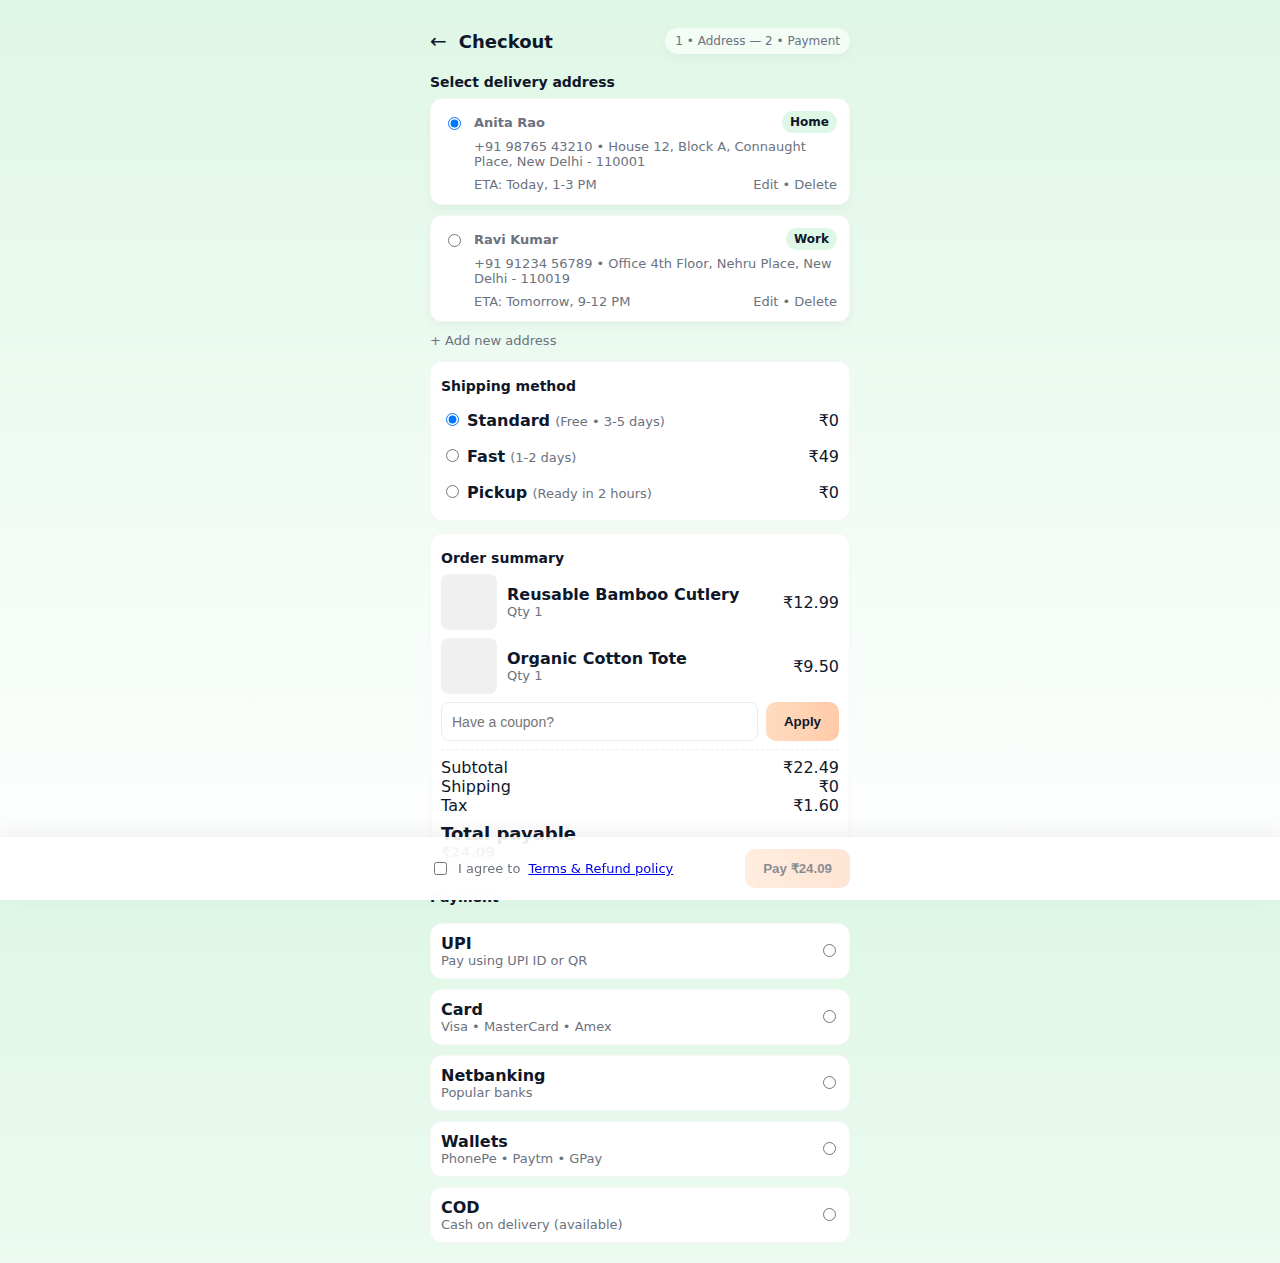
<file: checkout.html>
<!doctype html>
<html lang="en">
<head>
  <meta charset="utf-8" />
  <meta name="viewport" content="width=device-width,initial-scale=1" />
  <title>Checkout — LuluMart (Prototype)</title>
  <style>
    /* Mobile-first checkout prototype — soft lime + peach accents */
    :root{
      --lime:#DFF7E6;
      --peach:#FFDCC0;
      --char:#0F172A;
      --muted:#6B7280;
      --card:#FFFFFF;
      --radius:12px;
      --shadow:0 8px 20px rgba(15,23,42,0.06);
    }
    html,body{height:100%;margin:0;font-family:Inter,system-ui,-apple-system,Segoe UI,Roboto,"Helvetica Neue",Arial;background:linear-gradient(180deg,var(--lime),#fff);color:var(--char)}
    .frame{max-width:420px;margin:0 auto;background:transparent;min-height:100vh;padding:12px 16px 88px}

    /* Header / stepper */
    header.checkout-header{display:flex;align-items:center;gap:12px;padding:8px 0}
    .back{font-size:20px;line-height:1;color:var(--char)}
    .title{flex:1;font-weight:700;font-size:18px}
    .stepper{font-size:12px;color:var(--muted);background:rgba(255,255,255,0.6);padding:6px 10px;border-radius:999px;box-shadow:0 4px 12px rgba(15,23,42,0.04)}

    /* Addresses */
    .section{margin-top:12px}
    h3.section-title{margin:6px 0 8px;font-size:14px}
    .addresses{display:flex;flex-direction:column;gap:10px}
    .addr-card{background:var(--card);border-radius:var(--radius);padding:12px;border:1px solid rgba(15,23,42,0.04);box-shadow:0 4px 10px rgba(15,23,42,0.04);display:flex;gap:10px;align-items:flex-start}
    .addr-radio{flex:0 0 auto}
    .addr-body{flex:1}
    .addr-meta{font-size:13px;color:var(--muted);margin-top:6px}
    .addr-actions{display:flex;gap:8px;margin-top:8px}
    .chip{display:inline-block;padding:4px 8px;border-radius:999px;background:var(--lime);font-size:12px;color:var(--char);font-weight:600}
    .small{font-size:13px;color:var(--muted)}

    /* Add address form (details used for static prototype) */
    details.add-form{margin-top:8px}
    details summary{list-style:none;cursor:pointer;display:inline-block}
    form.address-form{background:var(--card);padding:12px;border-radius:12px;border:1px solid rgba(15,23,42,0.04);margin-top:8px;display:flex;flex-direction:column;gap:8px}
    .row{display:flex;gap:8px}
    input,select,textarea{padding:10px;border-radius:8px;border:1px solid #E6EEF3;font-size:14px}
    label{font-size:13px;color:var(--muted)}
    .hint{font-size:12px;color:#9CA3AF}

    /* Shipping selector */
    .shipping{margin-top:12px;background:var(--card);padding:10px;border-radius:12px;border:1px solid rgba(15,23,42,0.04)}
    .ship-row{display:flex;justify-content:space-between;align-items:center;padding:8px 0}

    /* Order summary */
    .summary{margin-top:12px;background:var(--card);padding:10px;border-radius:12px;border:1px solid rgba(15,23,42,0.04)}
    .items{display:flex;flex-direction:column;gap:8px}
    .item-row{display:flex;gap:10px;align-items:center}
    .thumb{width:56px;height:56px;border-radius:8px;background:#f0f0f0}
    .totals{margin-top:8px;border-top:1px dashed #EEE;padding-top:8px}
    .total-line{display:flex;justify-content:space-between}
    .total-pay{font-weight:800;font-size:18px;color:var(--char);margin-top:8px}

    /* Coupons */
    .coupon{display:flex;gap:8px;margin-top:8px}
    .coupon input{flex:1}

    /* Payment methods */
    .payments{margin-top:12px;display:flex;flex-direction:column;gap:10px}
    .pay-row{background:var(--card);padding:10px;border-radius:12px;border:1px solid rgba(15,23,42,0.04);display:flex;justify-content:space-between;align-items:center}
    .pay-row small{color:var(--muted)}

    /* Sticky CTA */
    .sticky{position:fixed;left:0;right:0;bottom:0;padding:12px 16px;background:linear-gradient(180deg,rgba(255,255,255,0.9),#fff);box-shadow:0 -6px 20px rgba(15,23,42,0.06)}
    .cta-row{max-width:420px;margin:0 auto;display:flex;align-items:center;gap:10px}
    .agree{display:flex;align-items:center;gap:8px;font-size:13px;color:var(--muted);flex:1}
    .pay-btn{background:linear-gradient(90deg,var(--peach),#ffcaa8);padding:12px 18px;border-radius:10px;border:none;font-weight:800;color:var(--char);cursor:pointer}
    .pay-btn[disabled]{opacity:0.5;cursor:not-allowed}

    /* Responsive */
    @media(min-width:700px){.frame{padding:20px}} 
  </style>
</head>
<body>
  <div class="frame" role="main">
    <header class="checkout-header">
      <div class="back" aria-hidden="true">←</div>
      <div class="title">Checkout</div>
      <div class="stepper" aria-hidden="true">1 • Address — 2 • Payment</div>
    </header>

    <!-- Address Selection -->
    <section class="section" aria-labelledby="addr-title">
      <h3 id="addr-title" class="section-title">Select delivery address</h3>
      <div class="addresses" role="radiogroup" aria-label="Saved addresses">
        <label class="addr-card" role="radio" aria-checked="true" tabindex="0">
          <input class="addr-radio" type="radio" name="address" checked aria-hidden="true" style="margin-top:6px" />
          <div class="addr-body">
            <div style="display:flex;justify-content:space-between;align-items:center"><div style="font-weight:700">Anita Rao</div><div class="chip">Home</div></div>
            <div class="addr-meta">+91 98765 43210 • House 12, Block A, Connaught Place, New Delhi - 110001</div>
            <div class="addr-actions small"><span>ETA: Today, 1-3 PM</span><span style="margin-left:auto">Edit • Delete</span></div>
          </div>
        </label>

        <label class="addr-card" role="radio" aria-checked="false" tabindex="0">
          <input class="addr-radio" type="radio" name="address" aria-hidden="true" style="margin-top:6px" />
          <div class="addr-body">
            <div style="display:flex;justify-content:space-between;align-items:center"><div style="font-weight:700">Ravi Kumar</div><div class="chip">Work</div></div>
            <div class="addr-meta">+91 91234 56789 • Office 4th Floor, Nehru Place, New Delhi - 110019</div>
            <div class="addr-actions small"><span>ETA: Tomorrow, 9-12 PM</span><span style="margin-left:auto">Edit • Delete</span></div>
          </div>
        </label>
      </div>

      <!-- Add new address form (details for static prototype) -->
      <details class="add-form">
        <summary class="small">+ Add new address</summary>
        <form class="address-form" aria-label="Add new address">
          <div class="row"><div style="flex:1"><label>Full name*</label><input type="text" name="name" placeholder="Full name" required></div></div>
          <div class="row"><div style="flex:1"><label>Phone*</label><input type="tel" inputmode="numeric" maxlength="10" placeholder="10-digit number" required></div><div style="width:110px"><label>Pincode*</label><input type="text" inputmode="numeric" maxlength="6" placeholder="110001" required></div></div>
          <div><label>Locality*</label><input type="text" placeholder="Locality / Area" required></div>
          <div><label>Address line 1*</label><input type="text" placeholder="Flat, house no., building" required></div>
          <div><label>Address line 2</label><input type="text" placeholder="Apartment, sector (optional)"></div>
          <div><label>Landmark</label><input type="text" placeholder="Nearby landmark (optional)"></div>
          <div class="row"><div style="flex:1"><label>Tag</label><select><option>Home</option><option>Work</option><option>Other</option></select></div><div style="display:flex;align-items:center;gap:8px"><input type="checkbox" id="default"><label for="default" class="small">Save as default</label></div></div>
          <div style="display:flex;gap:8px;margin-top:6px"><button type="submit" class="pay-btn">Save address</button><button type="reset" class="pay-btn" style="background:#fff;border:1px solid #eee;color:var(--char)">Cancel</button></div>
        </form>
      </details>
    </section>

    <!-- Shipping method -->
    <section class="shipping" aria-labelledby="ship-title">
      <h3 id="ship-title" class="section-title">Shipping method</h3>
      <div class="ship-row"><div><input type="radio" name="ship" checked> <strong>Standard</strong> <small class="small">(Free • 3-5 days)</small></div><div>₹0</div></div>
      <div class="ship-row"><div><input type="radio" name="ship"> <strong>Fast</strong> <small class="small">(1-2 days)</small></div><div>₹49</div></div>
      <div class="ship-row"><div><input type="radio" name="ship"> <strong>Pickup</strong> <small class="small">(Ready in 2 hours)</small></div><div>₹0</div></div>
    </section>

    <!-- Order summary -->
    <section class="summary" aria-labelledby="summary-title">
      <h3 id="summary-title" class="section-title">Order summary</h3>
      <div class="items">
        <div class="item-row"><div class="thumb"></div><div style="flex:1"><div style="font-weight:700">Reusable Bamboo Cutlery</div><div class="small">Qty 1</div></div><div>₹12.99</div></div>
        <div class="item-row"><div class="thumb"></div><div style="flex:1"><div style="font-weight:700">Organic Cotton Tote</div><div class="small">Qty 1</div></div><div>₹9.50</div></div>
      </div>
      <div class="coupon"><input placeholder="Have a coupon?" aria-label="Coupon code"><button class="pay-btn">Apply</button></div>
      <div class="totals">
        <div class="total-line"><div>Subtotal</div><div>₹22.49</div></div>
        <div class="total-line"><div>Shipping</div><div>₹0</div></div>
        <div class="total-line"><div>Tax</div><div>₹1.60</div></div>
        <div class="total-pay">Total payable<div style="font-size:14px;color:var(--muted);font-weight:600">₹24.09</div></div>
      </div>
    </section>

    <!-- Payment options -->
    <section class="payments" aria-labelledby="pay-title">
      <h3 id="pay-title" class="section-title">Payment</h3>
      <div class="pay-row"><div><strong>UPI</strong><div class="small">Pay using UPI ID or QR</div></div><div><input type="radio" name="pay"></div></div>
      <div class="pay-row"><div><strong>Card</strong><div class="small">Visa • MasterCard • Amex</div></div><div><input type="radio" name="pay"></div></div>
      <div class="pay-row"><div><strong>Netbanking</strong><div class="small">Popular banks</div></div><div><input type="radio" name="pay"></div></div>
      <div class="pay-row"><div><strong>Wallets</strong><div class="small">PhonePe • Paytm • GPay</div></div><div><input type="radio" name="pay"></div></div>
      <div class="pay-row"><div><strong>COD</strong><div class="small">Cash on delivery (available)</div></div><div><input type="radio" name="pay"></div></div>
    </section>
  </div>

  <!-- Sticky CTA -->
  <div class="sticky" role="region" aria-label="Checkout actions">
    <div class="cta-row">
      <label class="agree"><input type="checkbox"> I agree to <a href="#">Terms & Refund policy</a></label>
      <button class="pay-btn" disabled>Pay ₹24.09</button>
    </div>
  </div>
</body>
</html>
</file>
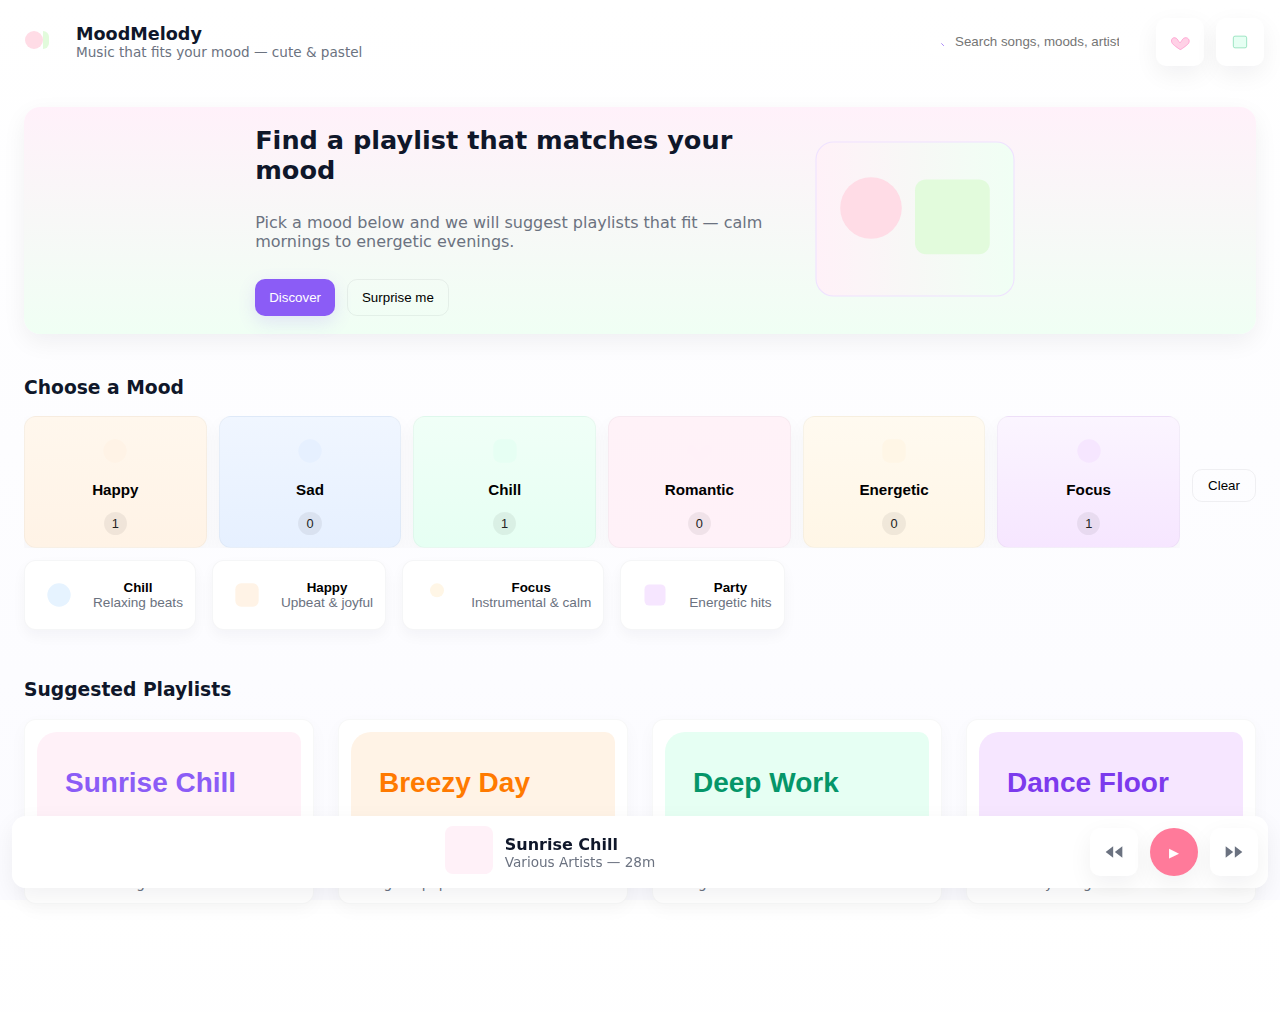
<file: mood.html>
<!doctype html>
<html lang="en">
<head>
  <meta charset="utf-8" />
  <meta name="viewport" content="width=device-width,initial-scale=1" />
  <title>MoodMelody — Mood-Based Music Suggestions</title>
  <link rel="stylesheet" href="mood.css">
</head>
<body>
  <header class="site-header auto-layout row" role="banner">
    <div class="auto-layout row center gap-sm">
      <button class="logo-btn" aria-label="MoodMelody home">
        <!-- playful logo -->
        <svg width="36" height="36" viewBox="0 0 24 24" fill="none" aria-hidden="true">
          <circle cx="8" cy="12" r="6" fill="#ffdce6"/>
          <path d="M14 6v12a4 4 0 0 0 4-4V10a4 4 0 0 0-4-4z" fill="#e2fbdc"/>
        </svg>
      </button>
      <div class="site-title">
        <h1>MoodMelody</h1>
        <p class="tag">Music that fits your mood — cute & pastel</p>
      </div>
    </div>

    <div class="auto-layout row gap-sm actions">
      <label class="search-pill" role="search" aria-label="Search songs">
        <svg class="icon" viewBox="0 0 24 24" aria-hidden="true"><path d="M21 21l-4.35-4.35" stroke="#8b5cf6" stroke-width="1.6" stroke-linecap="round" stroke-linejoin="round" fill="none"/></svg>
        <input type="search" placeholder="Search songs, moods, artists" aria-label="Search input" />
      </label>
      <button class="icon-btn" aria-label="Favorites">
        <svg width="20" height="20" viewBox="0 0 24 24" aria-hidden="true"><path d="M12 21s-6.7-4.3-9-7C-0.05 9.95 3.08 5 7.5 7.5 9.07 8.5 10 11 12 13c2-2 2.93-4.5 4.5-5.5 4.42-2.5 8.55 2.45 5.5 6.45-2.3 2.7-9 7-9 7z" fill="#ffd1e6" stroke="#ff9ccf"/></svg>
      </button>
      <button class="icon-btn" aria-label="Your Library">
        <svg width="20" height="20" viewBox="0 0 24 24" aria-hidden="true"><rect x="4" y="5" width="16" height="14" rx="2" fill="#e6fff3" stroke="#8de0b8"/></svg>
      </button>
    </div>
  </header>

  <main class="auto-layout col page" id="main" role="main">

    <!-- Hero -->
    <section class="hero auto-layout col center gap-lg" aria-labelledby="hero-title">
      <div class="hero-inner auto-layout row center space-between">
        <div class="auto-layout col gap-sm hero-text" style="max-width:54ch;">
          <h2 id="hero-title">Find a playlist that matches your mood</h2>
          <p class="muted">Pick a mood below and we will suggest playlists that fit — calm mornings to energetic evenings.</p>
          <div class="auto-layout row gap-sm">
            <button class="btn primary" id="discover-btn">Discover</button>
            <button class="btn ghost" id="surprise-btn">Surprise me</button>
          </div>
        </div>
        <div class="hero-art" aria-hidden="true">
          <!-- decorative illustration (CSS-styled) -->
          <div class="art-card">
            <svg viewBox="0 0 200 160" width="220" height="176" aria-hidden="true">
              <defs>
                <linearGradient id="g1" x1="0" x2="1"><stop offset="0" stop-color="#fff1f8"/><stop offset="1" stop-color="#f0fff4"/></linearGradient>
              </defs>
              <rect x="10" y="10" width="180" height="140" rx="16" fill="url(#g1)" stroke="#efe2ff"/>
              <circle cx="60" cy="70" r="28" fill="#ffdce6"/>
              <rect x="100" y="44" width="68" height="68" rx="10" fill="#e2fbdc"/>
            </svg>
          </div>
        </div>
      </div>
    </section>

    <!-- Mood cards (Auto Layout groups) -->
    <section class="moods auto-layout col" aria-label="Mood categories">
      <h3>Choose a Mood</h3>
      <!-- One-line category strip: evenly sized, auto-layout cards -->
      <div class="category-strip-wrap auto-layout row space-between" aria-hidden="false">
        <div class="category-strip auto-layout row" role="list" aria-label="Mood categories strip">
        <button class="category-card auto-layout col center" role="listitem" data-cat="happy" aria-pressed="false">
          <div class="cat-icon" aria-hidden="true"><svg width="28" height="28" viewBox="0 0 24 24"><circle cx="12" cy="12" r="10" fill="#fff3e6"/></svg></div>
          <div class="cat-label">Happy</div>
          <span class="cat-count" aria-hidden="true">0</span>
        </button>

        <button class="category-card auto-layout col center" role="listitem" data-cat="sad" aria-pressed="false">
          <div class="cat-icon" aria-hidden="true"><svg width="28" height="28" viewBox="0 0 24 24"><circle cx="12" cy="12" r="10" fill="#e6f0ff"/></svg></div>
          <div class="cat-label">Sad</div>
          <span class="cat-count" aria-hidden="true">0</span>
        </button>

        <button class="category-card auto-layout col center" role="listitem" data-cat="chill" aria-pressed="false">
          <div class="cat-icon" aria-hidden="true"><svg width="28" height="28" viewBox="0 0 24 24"><rect x="2" y="2" width="20" height="20" rx="6" fill="#e6fff3"/></svg></div>
          <div class="cat-label">Chill</div>
          <span class="cat-count" aria-hidden="true">0</span>
        </button>

        <button class="category-card auto-layout col center" role="listitem" data-cat="romantic" aria-pressed="false">
          <div class="cat-icon" aria-hidden="true"><svg width="28" height="28" viewBox="0 0 24 24"><path d="M12 21s-6.7-4.3-9-7C-0.05 9.95 3.08 5 7.5 7.5 9.07 8.5 10 11 12 13c2-2 2.93-4.5 4.5-5.5 4.42-2.5 8.55 2.45 5.5 6.45-2.3 2.7-9 7-9 7z" fill="#fff1f8"/></svg></div>
          <div class="cat-label">Romantic</div>
          <span class="cat-count" aria-hidden="true">0</span>
        </button>

        <button class="category-card auto-layout col center" role="listitem" data-cat="energetic" aria-pressed="false">
          <div class="cat-icon" aria-hidden="true"><svg width="28" height="28" viewBox="0 0 24 24"><rect x="2" y="2" width="20" height="20" rx="6" fill="#fff6e6"/></svg></div>
          <div class="cat-label">Energetic</div>
          <span class="cat-count" aria-hidden="true">0</span>
        </button>

        <button class="category-card auto-layout col center" role="listitem" data-cat="focus" aria-pressed="false">
          <div class="cat-icon" aria-hidden="true"><svg width="28" height="28" viewBox="0 0 24 24"><circle cx="12" cy="12" r="10" fill="#f6e6ff"/></svg></div>
          <div class="cat-label">Focus</div>
          <span class="cat-count" aria-hidden="true">0</span>
        </button>
        </div>
        <div class="category-actions auto-layout row center">
          <button id="clear-category" class="clear-filter btn ghost" aria-label="Clear category filter">Clear</button>
        </div>
      </div>
      <div class="mood-list auto-layout row wrap gap-md" role="list">
        <!-- Each mood: auto-layout group with icon + text -->
        <button class="mood-card auto-layout row center gap-sm" data-mood="chill" role="listitem" aria-pressed="false">
          <div class="mood-icon">
            <svg width="28" height="28" viewBox="0 0 24 24" aria-hidden="true"><circle cx="12" cy="12" r="10" fill="#e6f3ff"/></svg>
          </div>
          <div class="auto-layout col">
            <strong>Chill</strong>
            <span class="muted small">Relaxing beats</span>
          </div>
        </button>

        <button class="mood-card auto-layout row center gap-sm" data-mood="happy" role="listitem" aria-pressed="false">
          <div class="mood-icon">
            <svg width="28" height="28" viewBox="0 0 24 24" aria-hidden="true"><rect x="2" y="2" width="20" height="20" rx="5" fill="#fff3e6"/></svg>
          </div>
          <div class="auto-layout col">
            <strong>Happy</strong>
            <span class="muted small">Upbeat & joyful</span>
          </div>
        </button>

        <button class="mood-card auto-layout row center gap-sm" data-mood="focus" role="listitem" aria-pressed="false">
          <div class="mood-icon">
            <svg width="28" height="28" viewBox="0 0 24 24" aria-hidden="true"><circle cx="12" cy="8" r="6" fill="#fff6e6"/></svg>
          </div>
          <div class="auto-layout col">
            <strong>Focus</strong>
            <span class="muted small">Instrumental & calm</span>
          </div>
        </button>

        <button class="mood-card auto-layout row center gap-sm" data-mood="party" role="listitem" aria-pressed="false">
          <div class="mood-icon">
            <svg width="28" height="28" viewBox="0 0 24 24" aria-hidden="true"><rect x="3" y="3" width="18" height="18" rx="4" fill="#f6e6ff"/></svg>
          </div>
          <div class="auto-layout col">
            <strong>Party</strong>
            <span class="muted small">Energetic hits</span>
          </div>
        </button>
      </div>
    </section>

    <!-- Playlists grid (Auto Layout stacks inside cards) -->
    <section class="playlists auto-layout col" aria-label="Suggested playlists">
      <h3>Suggested Playlists</h3>
      <div class="playlist-grid auto-layout grid gap-lg" id="playlistGrid">
        <!-- Playlist card template (JS will filter and focus) -->
        <article class="playlist-card auto-layout col" tabindex="0" data-mood="chill">
          <div class="art-thumb" aria-hidden="true">
            <img data-src-base="assets/images/playlist1" src="assets/images/playlist1.svg" alt="Sunrise Chill artwork" />
          </div>
          <div class="auto-layout col gap-xxs meta">
            <strong>Sunrise Chill</strong>
            <span class="muted small">Mellow morning beats</span>
          </div>
        </article>

        <article class="playlist-card auto-layout col" tabindex="0" data-mood="happy">
          <div class="art-thumb" aria-hidden="true"><img data-src-base="assets/images/playlist2" src="assets/images/playlist2.svg" alt="Breezy Day artwork" /></div>
          <div class="auto-layout col gap-xxs meta">
            <strong>Breezy Day</strong>
            <span class="muted small">Feel-good pop</span>
          </div>
        </article>

        <article class="playlist-card auto-layout col" tabindex="0" data-mood="focus">
          <div class="art-thumb" aria-hidden="true"><img data-src-base="assets/images/playlist3" src="assets/images/playlist3.svg" alt="Deep Work artwork" /></div>
          <div class="auto-layout col gap-xxs meta"><strong>Deep Work</strong><span class="muted small">Background focus music</span></div>
        </article>

        <article class="playlist-card auto-layout col" tabindex="0" data-mood="party">
          <div class="art-thumb" aria-hidden="true"><img data-src-base="assets/images/playlist4" src="assets/images/playlist4.svg" alt="Dance Floor artwork" /></div>
          <div class="auto-layout col gap-xxs meta"><strong>Dance Floor</strong><span class="muted small">Club-ready bangers</span></div>
        </article>
      </div>
    </section>

  </main>

  <!-- Mini player — Auto Layout row that stretches content -->
  <footer class="mini-player auto-layout row center gap-sm" role="contentinfo" aria-label="Mini player">
    <div class="player-track auto-layout row center gap-sm">
      <div class="player-thumb" aria-hidden="true">
        <svg viewBox="0 0 48 48" width="48" height="48"><rect width="48" height="48" rx="8" fill="#fff1f8"/></svg>
      </div>
      <div class="auto-layout col track-meta">
        <strong id="now-title">Sunrise Chill</strong>
        <span class="muted small">Various Artists — 28m</span>
      </div>
    </div>
    <div class="player-controls auto-layout row center gap-sm">
      <button class="icon-btn" id="prev" aria-label="Previous">
        <svg width="20" height="20" viewBox="0 0 24 24"><path d="M11 19V5l-9 7 9 7zM22 19V5l-9 7 9 7z" fill="#6b7280"/></svg>
      </button>
      <button class="play-btn icon-btn primary" id="play" aria-label="Play" aria-pressed="false">▶</button>
      <button class="icon-btn" id="next" aria-label="Next">
        <svg width="20" height="20" viewBox="0 0 24 24"><path d="M13 5v14l9-7-9-7zM2 5v14l9-7-9-7z" fill="#6b7280"/></svg>
      </button>
    </div>
  </footer>

  <script src="mood.js" defer></script>
</body>
</html>
</file>
<file: mood.css>
/* MoodMelody — Auto Layout focused stylesheet */
:root{
  --bg:#fbfbff;
  --card:#ffffff;
  --muted:#6b7280;
  --brand:#8b5cf6;
  --accent:#ff7a9a;
  --pad:16px;
  --gap-xxs:6px; --gap-xs:8px; --gap-sm:12px; --gap-md:16px; --gap-lg:24px;
  --radius:12px;
  --shadow:0 8px 24px rgba(12,20,40,0.06);
}

/* Auto Layout helpers — use these to build all frames */
.auto-layout{display:flex}
.auto-layout.row{flex-direction:row}
.auto-layout.col{flex-direction:column}
.auto-layout.center{align-items:center;justify-content:center}
.auto-layout.space-between{justify-content:space-between}
.auto-layout.wrap{flex-wrap:wrap}
.auto-layout.gap-xxs{gap:var(--gap-xxs)}
.auto-layout.gap-xs{gap:var(--gap-xs)}
.auto-layout.gap-sm{gap:var(--gap-sm)}
.auto-layout.gap-md{gap:var(--gap-md)}
.auto-layout.gap-lg{gap:var(--gap-lg)}

/* Base page */
*{box-sizing:border-box}
html,body{height:100%;margin:0;font-family:Inter,system-ui,Segoe UI,Roboto,Arial;background:linear-gradient(180deg,#fff,#fbfbff);color:#0f172a}
.page{padding:calc(var(--pad)*1.5);gap:var(--gap-lg)}

/* Header */
.site-header{padding:var(--pad);align-items:center;justify-content:space-between;background:transparent}
.logo-btn{background:transparent;border:0;padding:6px;border-radius:10px;min-width:48px;min-height:48px}
.site-title h1{margin:0;font-size:1.1rem}
.site-title .tag{margin:0;font-size:0.85rem;color:var(--muted)}
.actions{align-items:center}
.icon-btn{background:#fff;border:0;padding:10px;border-radius:10px;cursor:pointer;box-shadow:var(--shadow);min-width:48px;min-height:48px;display:inline-grid;place-items:center}
.search-pill{background:linear-gradient(180deg,rgba(255,255,255,0.9),#fff);padding:6px 10px;border-radius:999px;display:flex;align-items:center;gap:8px;min-width:220px}
.search-pill input{border:0;outline:none;background:transparent}

/* Hero */
.hero{background:linear-gradient(180deg,#fff1fa,#f0fff4);padding:18px;border-radius:16px;box-shadow:var(--shadow)}
.hero-inner{align-items:center}
.hero-text h2{margin:0;font-size:1.6rem}
.muted{color:var(--muted)}
.btn{border:0;padding:10px 14px;border-radius:10px;cursor:pointer}
.btn.primary{background:var(--brand);color:#fff;box-shadow:0 6px 18px rgba(139,92,246,0.16)}
.btn.ghost{background:transparent;border:1px solid rgba(12,20,40,0.06)}

/* Mood cards */
.mood-list{padding:6px 0}
.mood-card{background:var(--card);padding:12px;border-radius:12px;cursor:pointer;border:1px solid rgba(12,20,40,0.04);min-width:160px;box-shadow:0 6px 14px rgba(15,23,42,0.04);transition:transform 180ms ease, box-shadow 180ms ease}
.mood-card:focus,.mood-card:hover{transform:translateY(-6px);box-shadow:0 14px 28px rgba(15,23,42,0.08);outline:none}
.mood-icon{width:44px;height:44px;border-radius:10px;display:grid;place-items:center}
.mood-card[aria-pressed="true"]{border-color:rgba(139,92,246,0.12);box-shadow:0 16px 36px rgba(139,92,246,0.06)}
.small{font-size:0.85rem}

/* One-line category strip: equal-sized auto-layout cards */
.category-strip{width:100%;gap:12px;flex-wrap:nowrap;overflow:hidden;margin-bottom:6px}
.category-card{flex:1 1 0;min-width:0;background:var(--card);padding:12px;border-radius:12px;display:flex;flex-direction:column;align-items:center;justify-content:center;gap:8px;text-align:center;border:1px solid rgba(12,20,40,0.03);box-shadow:0 8px 20px rgba(10,14,24,0.04);transition:transform 160ms ease,box-shadow 160ms ease;cursor:pointer}
.category-card:focus,.category-card:hover{transform:translateY(-6px);box-shadow:0 18px 36px rgba(10,14,24,0.08);outline:none}
.category-card .cat-icon{width:44px;height:44px;border-radius:10px;display:grid;place-items:center}
.category-card .cat-label{font-weight:700}

/* Pastel color accents by data-cat */
.category-card[data-cat="happy"]{background:linear-gradient(180deg,#fff7ed,#fff3e6)}
.category-card[data-cat="sad"]{background:linear-gradient(180deg,#f0f6ff,#e6f0ff)}
.category-card[data-cat="chill"]{background:linear-gradient(180deg,#f0fff7,#e6fff3)}
.category-card[data-cat="romantic"]{background:linear-gradient(180deg,#fff2f8,#fff1f8)}
.category-card[data-cat="energetic"]{background:linear-gradient(180deg,#fffaf0,#fff6e6)}
.category-card[data-cat="focus"]{background:linear-gradient(180deg,#fbf5ff,#f6e6ff)}

/* Ensure label truncation and equal sizing on tiny screens */
.category-card .cat-label{white-space:nowrap;overflow:hidden;text-overflow:ellipsis;font-size:0.95rem}
@media (max-width:520px){
  .category-card .cat-label{font-size:0.85rem}
  .category-strip{gap:8px}
}

/* Selected visual state for category cards */
.category-card[aria-pressed="true"]{outline:0;border:2px solid rgba(139,92,246,0.18);box-shadow:0 20px 40px rgba(139,92,246,0.08);transform:translateY(-8px)}
.category-card[aria-pressed="true"] .cat-label{font-weight:800}

/* Clear button */
.clear-filter{background:transparent;border:1px solid rgba(12,20,40,0.06);padding:8px 12px;border-radius:10px;min-width:64px}
.category-strip-wrap{align-items:center}
.category-actions{margin-left:12px}

/* Count badge on category cards */
.cat-count{background:rgba(0,0,0,0.06);color:#222;padding:4px 8px;border-radius:999px;font-size:0.8rem;margin-top:6px}
.category-card .cat-count{display:inline-block}

/* Playlists grid */
.playlist-grid{display:grid;grid-template-columns:repeat(auto-fit,minmax(200px,1fr));align-items:start}
.playlist-card{background:var(--card);padding:12px;border-radius:12px;min-height:120px;cursor:pointer;border:1px solid rgba(12,20,40,0.03);transition:transform 160ms ease;box-shadow:0 6px 18px rgba(10,14,24,0.03)}
.playlist-card:focus,.playlist-card:hover{transform:translateY(-6px);box-shadow:0 14px 28px rgba(10,14,24,0.06);outline:none}
.art-thumb{height:110px;border-radius:10px;overflow:hidden}
.meta{padding-top:8px}

/* Mini player */
.mini-player{position:sticky;bottom:12px;margin:12px;align-items:center;background:linear-gradient(180deg,#fff,#fff);padding:10px;border-radius:14px;box-shadow:var(--shadow);z-index:80}
.player-track{flex:1;min-width:0;align-items:center}
.track-meta{min-width:0}
.track-meta strong{display:block;white-space:nowrap;overflow:hidden;text-overflow:ellipsis}
.player-controls{gap:8px}
.play-btn{background:var(--accent);color:#fff;border-radius:999px;min-width:48px;min-height:48px}

/* Accessibility focus ring for keyboard users */
.show-focus :focus{box-shadow:0 0 0 3px rgba(139,92,246,0.18);border-radius:8px}

/* Responsive tweaks */
@media (max-width:900px){
  .hero-inner{flex-direction:column;gap:var(--gap-md)}
  .hero-art{display:none}
}
@media (max-width:520px){
  .page{padding:12px}
  .mood-card{min-width:140px}
  .search-pill{min-width:140px}
}
</file>
